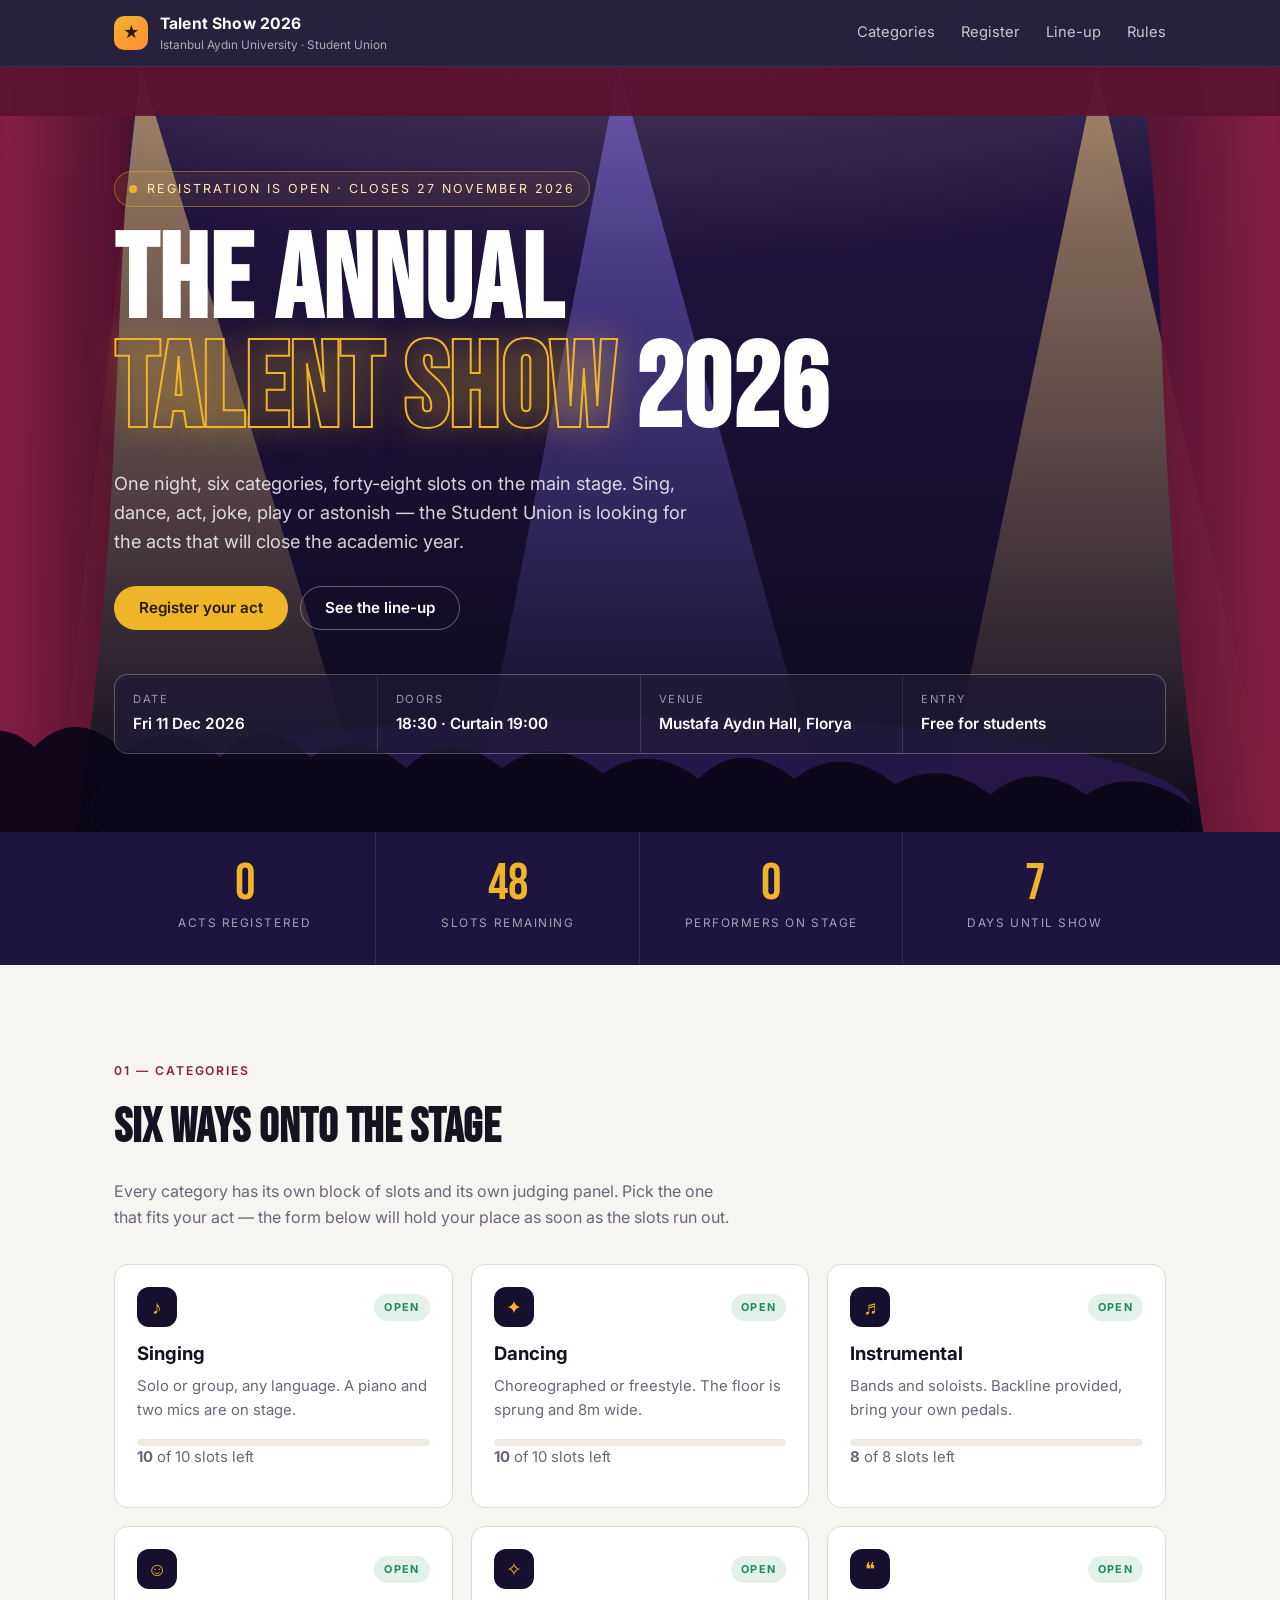
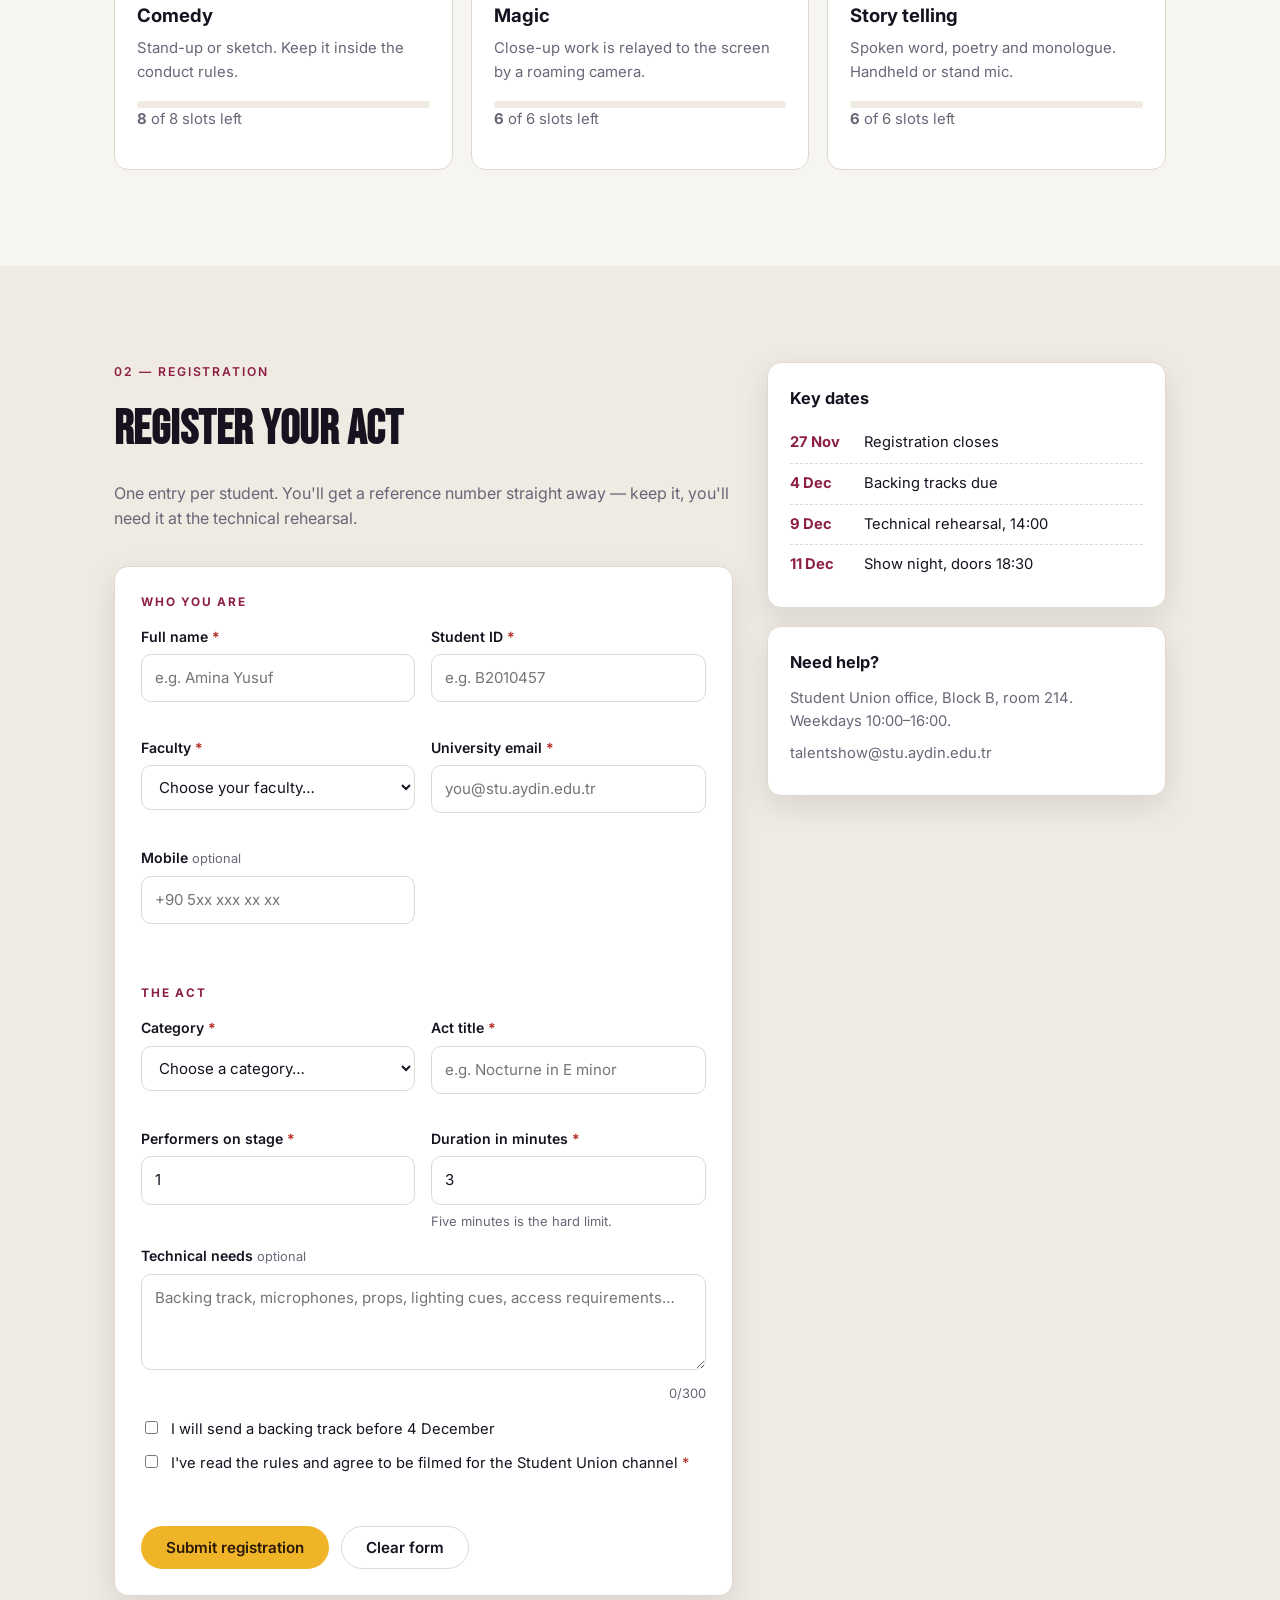
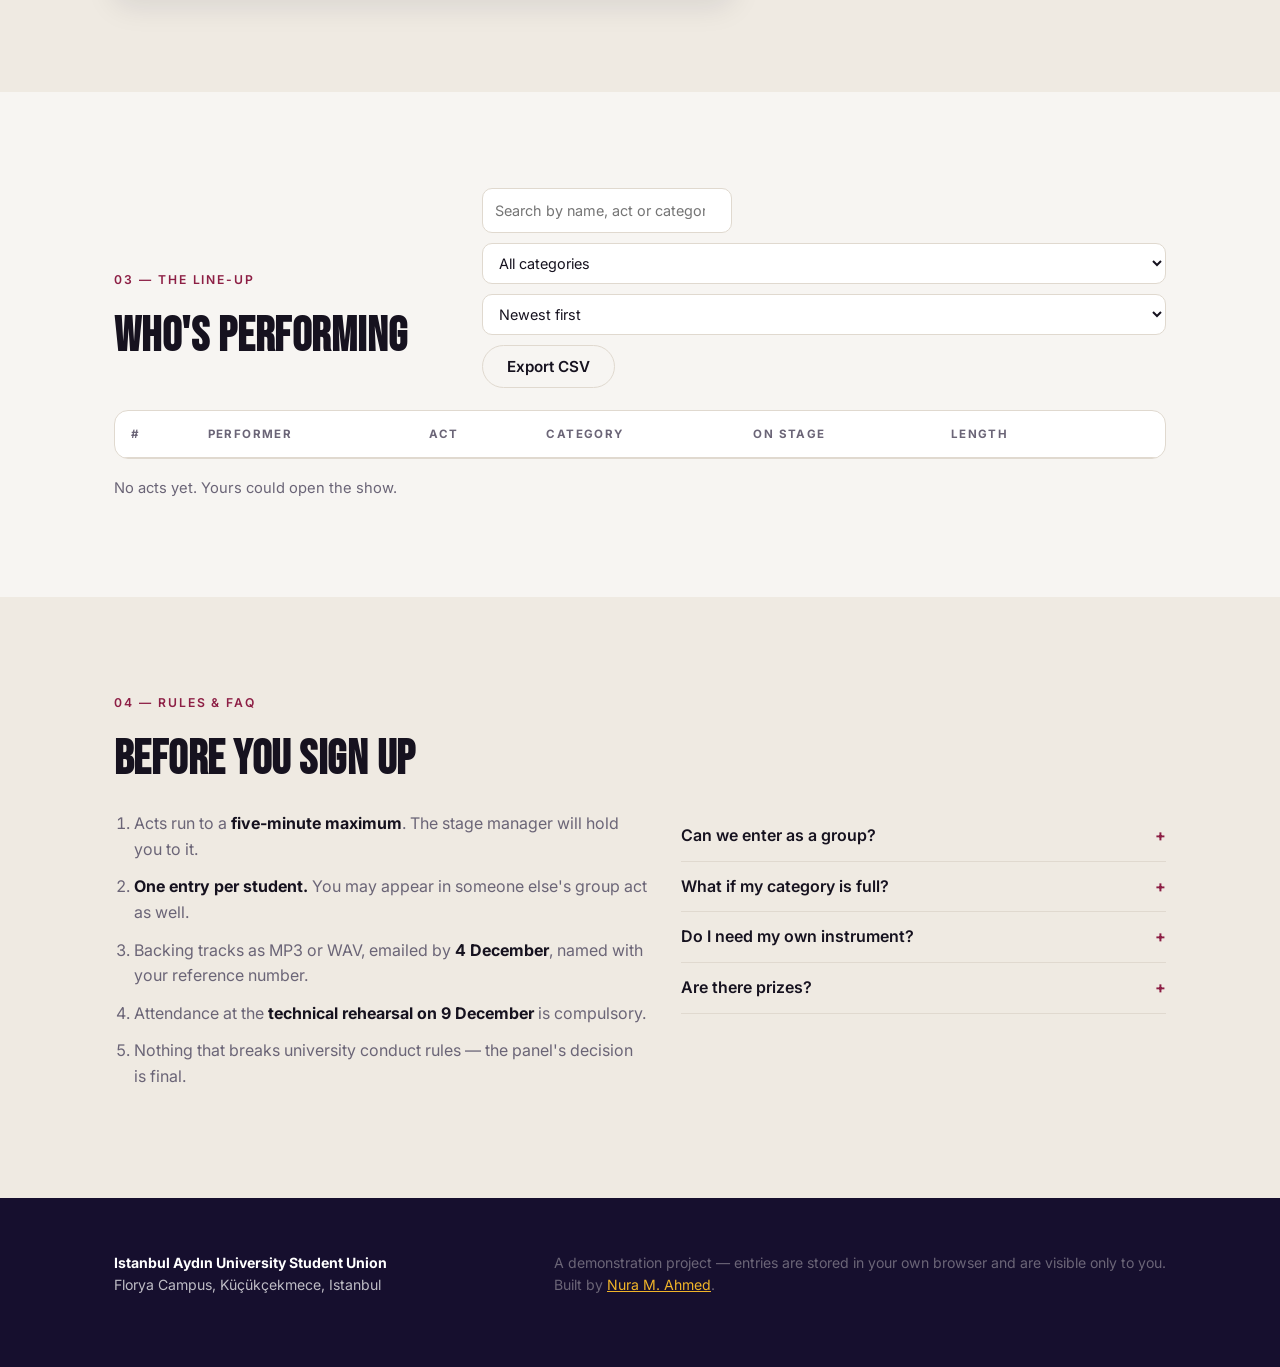
<file: index.html>
<!doctype html>
<html lang="en">
<head>
  <meta charset="utf-8">
  <meta name="viewport" content="width=device-width, initial-scale=1">
  <title>Talent Show 2026 — Registration | Istanbul Aydın University</title>
  <meta name="description" content="Register your act for the Istanbul Aydın University Annual Talent Show 2026. Six categories, 48 stage slots, one night.">
  <meta name="theme-color" content="#160f2e">
  <link rel="preconnect" href="https://fonts.googleapis.com">
  <link rel="preconnect" href="https://fonts.gstatic.com" crossorigin>
  <link href="https://fonts.googleapis.com/css2?family=Bebas+Neue&family=Inter:wght@400;500;600;700&display=swap" rel="stylesheet">
  <link rel="stylesheet" href="styles.css">
  <link rel="icon" href="data:image/svg+xml,<svg xmlns='http://www.w3.org/2000/svg' viewBox='0 0 100 100'><rect width='100' height='100' rx='22' fill='%23160f2e'/><text x='50' y='72' font-size='58' text-anchor='middle'>★</text></svg>">
</head>
<body>

<!-- ===================== top bar ===================== -->
<header class="topbar">
  <div class="wrap topbar-in">
    <a class="brand" href="#top">
      <span class="brand-mark">★</span>
      <span>
        <strong>Talent Show 2026</strong>
        <em>Istanbul Aydın University · Student Union</em>
      </span>
    </a>
    <nav class="topnav">
      <a href="#categories">Categories</a>
      <a href="#register">Register</a>
      <a href="#lineup">Line-up</a>
      <a href="#rules">Rules</a>
    </nav>
  </div>
</header>

<!-- ===================== hero ===================== -->
<section class="hero" id="top">
  <div class="stage" aria-hidden="true">
    <!-- The backdrop is drawn as inline SVG: spotlights, curtain and a crowd
         silhouette. No image file to load, and it scales to any screen. -->
    <svg class="stage-svg" viewBox="0 0 1440 720" preserveAspectRatio="xMidYMid slice" role="presentation">
      <defs>
        <linearGradient id="sky" x1="0" y1="0" x2="0" y2="1">
          <stop offset="0%" stop-color="#241546"/>
          <stop offset="55%" stop-color="#180f31"/>
          <stop offset="100%" stop-color="#0c0819"/>
        </linearGradient>
        <linearGradient id="beam" x1="0" y1="0" x2="0" y2="1">
          <stop offset="0%" stop-color="#ffd57a" stop-opacity=".55"/>
          <stop offset="100%" stop-color="#ffd57a" stop-opacity="0"/>
        </linearGradient>
        <linearGradient id="beam2" x1="0" y1="0" x2="0" y2="1">
          <stop offset="0%" stop-color="#8f7dff" stop-opacity=".5"/>
          <stop offset="100%" stop-color="#8f7dff" stop-opacity="0"/>
        </linearGradient>
        <linearGradient id="curtain" x1="0" y1="0" x2="1" y2="0">
          <stop offset="0%" stop-color="#5b1230"/>
          <stop offset="50%" stop-color="#8d1f45"/>
          <stop offset="100%" stop-color="#4d0f28"/>
        </linearGradient>
        <radialGradient id="glow" cx="50%" cy="0%" r="70%">
          <stop offset="0%" stop-color="#ffe6ad" stop-opacity=".35"/>
          <stop offset="100%" stop-color="#ffe6ad" stop-opacity="0"/>
        </radialGradient>
      </defs>

      <rect width="1440" height="720" fill="url(#sky)"/>
      <ellipse cx="720" cy="60" rx="720" ry="320" fill="url(#glow)"/>

      <!-- spotlight beams -->
      <g class="beams">
        <polygon points="250,0 170,720 470,720" fill="url(#beam)"/>
        <polygon points="700,0 560,720 900,720" fill="url(#beam2)"/>
        <polygon points="1150,0 1000,720 1320,720" fill="url(#beam)"/>
      </g>

      <!-- curtains -->
      <path d="M0,0 h250 c-30,180 -10,380 -60,720 H0 Z" fill="url(#curtain)" opacity=".9"/>
      <path d="M1440,0 h-250 c30,180 10,380 60,720 h190 Z" fill="url(#curtain)" opacity=".9"/>
      <rect x="0" y="0" width="1440" height="46" fill="#5b1230" opacity=".95"/>

      <!-- stage floor -->
      <ellipse cx="720" cy="700" rx="520" ry="90" fill="#2a1a52" opacity=".8"/>

      <!-- crowd silhouette -->
      <g fill="#0a0616" opacity=".92">
        <path d="M0,720 v-70 q40,-30 80,0 q30,-45 70,-10 q40,-40 85,5 q45,-35 90,5 q40,-45 85,0 q45,-30 90,10 q40,-40 90,0 q45,-35 95,5 q45,-30 90,5 q40,-40 90,0 q45,-35 95,5 q45,-25 90,10 q40,-35 90,0 q45,-30 100,10 v40 Z"/>
      </g>
    </svg>
  </div>

  <div class="wrap hero-in">
    <p class="kicker"><span class="live-dot"></span> Registration is open · closes 27 November 2026</p>
    <h1>The Annual<br><span class="outline">Talent Show</span> 2026</h1>
    <p class="hero-lede">
      One night, six categories, forty-eight slots on the main stage.
      Sing, dance, act, joke, play or astonish — the Student Union is looking
      for the acts that will close the academic year.
    </p>

    <div class="hero-actions">
      <a class="btn btn-primary" href="#register">Register your act</a>
      <a class="btn btn-ghost" href="#lineup">See the line-up</a>
    </div>

    <dl class="factbar">
      <div><dt>Date</dt><dd>Fri 11 Dec 2026</dd></div>
      <div><dt>Doors</dt><dd>18:30 · Curtain 19:00</dd></div>
      <div><dt>Venue</dt><dd>Mustafa Aydın Hall, Florya</dd></div>
      <div><dt>Entry</dt><dd>Free for students</dd></div>
    </dl>
  </div>
</section>

<!-- ===================== counters ===================== -->
<section class="counters">
  <div class="wrap counter-grid" aria-live="polite">
    <div class="counter"><span class="num" id="stat-total">0</span><span class="lbl">Acts registered</span></div>
    <div class="counter"><span class="num" id="stat-remaining">48</span><span class="lbl">Slots remaining</span></div>
    <div class="counter"><span class="num" id="stat-performers">0</span><span class="lbl">Performers on stage</span></div>
    <div class="counter"><span class="num" id="stat-days">—</span><span class="lbl">Days until show</span></div>
  </div>
</section>

<main>

  <!-- ===================== categories ===================== -->
  <section id="categories" class="section">
    <div class="wrap">
      <p class="eyebrow">01 — Categories</p>
      <h2 class="section-title">Six ways onto the stage</h2>
      <p class="section-lede">
        Every category has its own block of slots and its own judging panel.
        Pick the one that fits your act — the form below will hold your place
        as soon as the slots run out.
      </p>

      <div class="cat-grid" id="category-grid">
        <!-- Cards are rendered from the CATEGORIES list in app.js -->
      </div>
    </div>
  </section>

  <!-- ===================== registration ===================== -->
  <section id="register" class="section section-alt">
    <div class="wrap reg-layout">

      <div class="reg-form-col">
        <p class="eyebrow">02 — Registration</p>
        <h2 class="section-title">Register your act</h2>
        <p class="section-lede">
          One entry per student. You'll get a reference number straight away —
          keep it, you'll need it at the technical rehearsal.
        </p>

        <form id="registration-form" class="card form-card" novalidate>

          <fieldset>
            <legend>Who you are</legend>

            <div class="row">
              <div class="field">
                <label for="full-name">Full name <span class="req">*</span></label>
                <input type="text" id="full-name" aria-describedby="hint-full-name" name="fullName" autocomplete="name"
                       placeholder="e.g. Amina Yusuf">
                <p class="hint" id="hint-full-name" data-hint-for="full-name"></p>
              </div>

              <div class="field">
                <label for="student-id">Student ID <span class="req">*</span></label>
                <input type="text" id="student-id" aria-describedby="hint-student-id" name="studentId"
                       placeholder="e.g. B2010457" maxlength="12">
                <p class="hint" id="hint-student-id" data-hint-for="student-id"></p>
              </div>
            </div>

            <div class="row">
              <div class="field">
                <label for="faculty">Faculty <span class="req">*</span></label>
                <select id="faculty" aria-describedby="hint-faculty" name="faculty">
                  <option value="">Choose your faculty…</option>
                </select>
                <p class="hint" id="hint-faculty" data-hint-for="faculty"></p>
              </div>

              <div class="field">
                <label for="email">University email <span class="req">*</span></label>
                <input type="email" id="email" aria-describedby="hint-email" name="email" autocomplete="email"
                       placeholder="you@stu.aydin.edu.tr">
                <p class="hint" id="hint-email" data-hint-for="email"></p>
              </div>
            </div>

            <div class="row">
              <div class="field">
                <label for="phone">Mobile <span class="opt">optional</span></label>
                <input type="tel" id="phone" aria-describedby="hint-phone" name="phone" autocomplete="tel"
                       placeholder="+90 5xx xxx xx xx">
                <p class="hint" id="hint-phone" data-hint-for="phone"></p>
              </div>
              <div class="field"></div>
            </div>
          </fieldset>

          <fieldset>
            <legend>The act</legend>

            <div class="row">
              <div class="field">
                <label for="category">Category <span class="req">*</span></label>
                <select id="category" aria-describedby="hint-category" name="category">
                  <option value="">Choose a category…</option>
                </select>
                <p class="hint" id="hint-category" data-hint-for="category"></p>
              </div>

              <div class="field">
                <label for="act-title">Act title <span class="req">*</span></label>
                <input type="text" id="act-title" aria-describedby="hint-act-title" name="actTitle"
                       placeholder="e.g. Nocturne in E minor" maxlength="60">
                <p class="hint" id="hint-act-title" data-hint-for="act-title"></p>
              </div>
            </div>

            <div class="row">
              <div class="field">
                <label for="performers">Performers on stage <span class="req">*</span></label>
                <input type="number" id="performers" aria-describedby="hint-performers" name="performers" min="1" max="12" value="1">
                <p class="hint" id="hint-performers" data-hint-for="performers"></p>
              </div>

              <div class="field">
                <label for="duration">Duration in minutes <span class="req">*</span></label>
                <input type="number" id="duration" aria-describedby="hint-duration" name="duration" min="1" max="5" step="1" value="3">
                <p class="hint" id="hint-duration" data-hint-for="duration"
                   data-default="Five minutes is the hard limit.">Five minutes is the hard limit.</p>
              </div>
            </div>

            <div class="field">
              <label for="notes">Technical needs <span class="opt">optional</span></label>
              <textarea id="notes" name="notes" rows="3" maxlength="300"
                        placeholder="Backing track, microphones, props, lighting cues, access requirements…"></textarea>
              <p class="hint counter-hint"><span id="notes-count">0</span>/300</p>
            </div>

            <label class="check">
              <input type="checkbox" id="backing-track" name="backingTrack">
              <span>I will send a backing track before 4 December</span>
            </label>

            <label class="check">
              <input type="checkbox" id="consent" aria-describedby="hint-consent" name="consent">
              <span>I've read the rules and agree to be filmed for the Student Union channel <span class="req">*</span></span>
            </label>
            <p class="hint" id="hint-consent" data-hint-for="consent"></p>
          </fieldset>

          <div class="form-actions">
            <button type="submit" class="btn btn-primary">Submit registration</button>
            <button type="reset" class="btn btn-quiet">Clear form</button>
          </div>
        </form>
      </div>

      <aside class="reg-side">
        <div class="card ticket" id="confirmation" hidden>
          <p class="ticket-label">Registration confirmed</p>
          <p class="ticket-ref" id="ticket-ref">UTS-2026-000</p>
          <dl class="ticket-rows" id="ticket-rows"></dl>
          <p class="ticket-foot">Screenshot this or write it down — it's your reference at the rehearsal on 9 December.</p>
        </div>

        <div class="card side-card">
          <h3>Key dates</h3>
          <ul class="timeline">
            <li><span>27 Nov</span> Registration closes</li>
            <li><span>4 Dec</span> Backing tracks due</li>
            <li><span>9 Dec</span> Technical rehearsal, 14:00</li>
            <li><span>11 Dec</span> Show night, doors 18:30</li>
          </ul>
        </div>

        <div class="card side-card">
          <h3>Need help?</h3>
          <p>Student Union office, Block B, room 214.<br>Weekdays 10:00–16:00.</p>
          <p class="muted">talentshow@stu.aydin.edu.tr</p>
        </div>
      </aside>
    </div>
  </section>

  <!-- ===================== line-up ===================== -->
  <section id="lineup" class="section">
    <div class="wrap">
      <div class="lineup-head">
        <div>
          <p class="eyebrow">03 — The line-up</p>
          <h2 class="section-title">Who's performing</h2>
        </div>
        <div class="lineup-tools">
          <label class="search">
            <span class="visually-hidden">Search the line-up</span>
            <input type="search" id="search" placeholder="Search by name, act or category…">
          </label>
          <select id="filter-category" aria-label="Filter by category">
            <option value="all">All categories</option>
          </select>
          <select id="sort-by" aria-label="Sort the line-up">
            <option value="newest">Newest first</option>
            <option value="name">By performer</option>
            <option value="category">By category</option>
          </select>
          <button type="button" class="btn btn-quiet" id="export-csv">Export CSV</button>
        </div>
      </div>

      <div class="table-wrap">
        <table class="lineup-table">
          <thead>
            <tr>
              <th scope="col">#</th>
              <th scope="col">Performer</th>
              <th scope="col">Act</th>
              <th scope="col">Category</th>
              <th scope="col">On stage</th>
              <th scope="col">Length</th>
              <th scope="col"><span class="visually-hidden">Actions</span></th>
            </tr>
          </thead>
          <tbody id="lineup-body"></tbody>
        </table>
      </div>

      <p class="empty-note" id="empty-note">
        No acts yet. Yours could open the show.
      </p>
    </div>
  </section>

  <!-- ===================== rules ===================== -->
  <section id="rules" class="section section-alt">
    <div class="wrap">
      <p class="eyebrow">04 — Rules &amp; FAQ</p>
      <h2 class="section-title">Before you sign up</h2>

      <div class="rules-grid">
        <ol class="rules-list">
          <li>Acts run to a <strong>five-minute maximum</strong>. The stage manager will hold you to it.</li>
          <li><strong>One entry per student.</strong> You may appear in someone else's group act as well.</li>
          <li>Backing tracks as MP3 or WAV, emailed by <strong>4 December</strong>, named with your reference number.</li>
          <li>Attendance at the <strong>technical rehearsal on 9 December</strong> is compulsory.</li>
          <li>Nothing that breaks university conduct rules — the panel's decision is final.</li>
        </ol>

        <div class="faq">
          <details>
            <summary>Can we enter as a group?</summary>
            <p>Yes — up to twelve performers on stage. Register once, under whoever will be the contact, and set the number of performers.</p>
          </details>
          <details>
            <summary>What if my category is full?</summary>
            <p>The card turns amber when a category is nearly full and closes when it's out of slots. Entries after that go on the waiting list, and the office contacts you if a slot frees up.</p>
          </details>
          <details>
            <summary>Do I need my own instrument?</summary>
            <p>A piano, drum kit and two guitar amps are on stage. Bring anything else yourself, and list it under technical needs.</p>
          </details>
          <details>
            <summary>Are there prizes?</summary>
            <p>First place takes the Golden Star and a place at the inter-university festival in June. Second and third receive campus vouchers.</p>
          </details>
        </div>
      </div>
    </div>
  </section>
</main>

<footer class="footer">
  <div class="wrap footer-in">
    <p><strong>Istanbul Aydın University Student Union</strong><br>Florya Campus, Küçükçekmece, Istanbul</p>
    <p class="muted">
      A demonstration project — entries are stored in your own browser and are visible only to you.<br>
      Built by <a href="https://nura-ahm.github.io">Nura M. Ahmed</a>.
    </p>
  </div>
</footer>

<div class="toast" id="toast" role="status" aria-live="polite"></div>

<script src="app.js"></script>
</body>
</html>
</file>
<file: styles.css>
/* =========================================================================
   Talent Show 2026 — styles
   A small design system: tokens first, then layout, then components.
   ========================================================================= */

:root {
  --night: #160f2e;
  --night-2: #1e1440;
  --ink: #16121f;
  --paper: #f7f5f2;
  --paper-2: #efeae2;
  --line: #e0d9cf;
  --muted: #6b6577;
  --gold: #f0b429;
  --gold-soft: #ffe9b3;
  --violet: #7c5cff;
  --rose: #8d1f45;
  --green: #1f8a5b;
  --amber: #b8730a;
  --red: #b3261e;

  --wrap: 1140px;
  --pad: clamp(18px, 4vw, 44px);
  --radius: 14px;
  --shadow: 0 10px 30px rgba(22, 15, 46, .10);

  --display: "Bebas Neue", "Haettenschweiler", Impact, sans-serif;
  --body: "Inter", -apple-system, BlinkMacSystemFont, "Segoe UI", Roboto, sans-serif;
}

* { box-sizing: border-box; }

html { scroll-behavior: smooth; }

body {
  margin: 0;
  background: var(--paper);
  color: var(--ink);
  font-family: var(--body);
  font-size: 16px;
  line-height: 1.6;
  -webkit-font-smoothing: antialiased;
}

a { color: inherit; }
img, svg { max-width: 100%; }

.wrap { max-width: var(--wrap); margin: 0 auto; padding: 0 var(--pad); }

.visually-hidden {
  position: absolute; width: 1px; height: 1px;
  padding: 0; margin: -1px; overflow: hidden;
  clip: rect(0 0 0 0); white-space: nowrap; border: 0;
}

.muted { color: var(--muted); }

/* ------------------------------------------------------------------ topbar */

.topbar {
  position: sticky; top: 0; z-index: 40;
  background: rgba(22, 15, 46, .92);
  backdrop-filter: blur(10px);
  border-bottom: 1px solid rgba(255, 255, 255, .08);
}

.topbar-in { display: flex; align-items: center; justify-content: space-between; height: 66px; gap: 20px; }

.brand { display: flex; align-items: center; gap: 12px; text-decoration: none; color: #fff; }
.brand-mark {
  width: 34px; height: 34px; flex: none; border-radius: 10px;
  display: grid; place-items: center;
  background: linear-gradient(140deg, var(--gold), #ff8a3d);
  color: #2a1a05; font-size: 1rem;
}
.brand strong { display: block; font-size: .98rem; letter-spacing: .01em; }
.brand em { display: block; font-style: normal; font-size: .74rem; color: rgba(255,255,255,.62); }

.topnav { display: flex; gap: 26px; font-size: .92rem; }
.topnav a { color: rgba(255,255,255,.75); text-decoration: none; transition: color .2s; }
.topnav a:hover { color: var(--gold); }
@media (max-width: 760px) { .topnav { display: none; } }

/* -------------------------------------------------------------------- hero */

.hero { position: relative; color: #fff; overflow: hidden; isolation: isolate; }
.stage { position: absolute; inset: 0; z-index: -1; background: var(--night); }
.stage-svg { width: 100%; height: 100%; display: block; }

.beams { animation: sway 9s ease-in-out infinite alternate; transform-origin: 50% 0; }
@keyframes sway {
  from { transform: rotate(-1.2deg); opacity: .85; }
  to   { transform: rotate(1.2deg);  opacity: 1; }
}

.hero-in { padding: clamp(58px, 9vw, 104px) var(--pad) clamp(46px, 7vw, 78px); }

.kicker {
  display: inline-flex; align-items: center; gap: 10px;
  font-size: .78rem; letter-spacing: .16em; text-transform: uppercase;
  color: var(--gold-soft); margin: 0 0 22px;
  border: 1px solid rgba(240, 180, 41, .4);
  padding: 7px 14px; border-radius: 100px;
  background: rgba(240, 180, 41, .08);
}
.live-dot {
  width: 8px; height: 8px; border-radius: 50%; background: var(--gold);
  box-shadow: 0 0 0 0 rgba(240,180,41,.6); animation: pulse 2.2s infinite;
}
@keyframes pulse {
  70%  { box-shadow: 0 0 0 10px rgba(240,180,41,0); }
  100% { box-shadow: 0 0 0 0 rgba(240,180,41,0); }
}

h1 {
  font-family: var(--display);
  font-size: clamp(3.2rem, 11vw, 7.4rem);
  line-height: .92; letter-spacing: .01em;
  margin: 0 0 22px; text-transform: uppercase;
}
h1 .outline {
  color: transparent;
  -webkit-text-stroke: 2px var(--gold);
  text-shadow: 0 0 34px rgba(240, 180, 41, .35);
}

.hero-lede { max-width: 54ch; font-size: clamp(1rem, 1.9vw, 1.14rem); color: rgba(255,255,255,.82); margin: 0 0 30px; }

.hero-actions { display: flex; flex-wrap: wrap; gap: 12px; margin-bottom: 44px; }

.factbar {
  display: grid; grid-template-columns: repeat(4, 1fr); gap: 1px;
  background: rgba(255,255,255,.14);
  border: 1px solid rgba(255,255,255,.14); border-radius: var(--radius); overflow: hidden;
  margin: 0;
}
.factbar > div { background: rgba(22, 15, 46, .72); padding: 16px 18px; }
.factbar dt { font-size: .7rem; letter-spacing: .14em; text-transform: uppercase; color: rgba(255,255,255,.55); }
.factbar dd { margin: 4px 0 0; font-weight: 600; font-size: .96rem; }
@media (max-width: 720px) { .factbar { grid-template-columns: 1fr 1fr; } }

/* ----------------------------------------------------------------- buttons */

.btn {
  display: inline-flex; align-items: center; justify-content: center; gap: 8px;
  padding: 13px 24px; border-radius: 100px; border: 1px solid transparent;
  font: 600 .95rem/1 var(--body); text-decoration: none; cursor: pointer;
  transition: transform .16s ease, background .16s ease, border-color .16s ease;
}
.btn:hover { transform: translateY(-2px); }
.btn-primary { background: var(--gold); color: #2a1a05; }
.btn-primary:hover { background: #ffc94d; }
.btn-ghost { border-color: rgba(255,255,255,.35); color: #fff; }
.btn-ghost:hover { border-color: var(--gold); color: var(--gold); }
.btn-quiet { background: transparent; border-color: var(--line); color: var(--ink); }
.btn-quiet:hover { border-color: var(--night); }

/* ---------------------------------------------------------------- counters */

.counters { background: var(--night-2); color: #fff; }
.counter-grid { display: grid; grid-template-columns: repeat(4, 1fr); gap: 1px; padding: 0 var(--pad); }
.counter { padding: 26px 0 30px; text-align: center; border-right: 1px solid rgba(255,255,255,.1); }
.counter:last-child { border-right: 0; }
.counter .num { display: block; font-family: var(--display); font-size: clamp(2.2rem, 5vw, 3.2rem); color: var(--gold); line-height: 1; }
.counter .lbl { font-size: .74rem; letter-spacing: .13em; text-transform: uppercase; color: rgba(255,255,255,.6); }
@media (max-width: 720px) {
  .counter-grid { grid-template-columns: 1fr 1fr; }
  .counter:nth-child(2) { border-right: 0; }
  .counter:nth-child(-n+2) { border-bottom: 1px solid rgba(255,255,255,.1); }
}

/* ---------------------------------------------------------------- sections */

.section { padding: clamp(56px, 8vw, 96px) 0; }
.section-alt { background: var(--paper-2); }

.eyebrow { font-size: .76rem; letter-spacing: .16em; text-transform: uppercase; color: var(--rose); font-weight: 600; margin: 0 0 10px; }
.section-title { font-family: var(--display); font-size: clamp(2rem, 5vw, 3rem); letter-spacing: .01em; margin: 0 0 12px; text-transform: uppercase; }
.section-lede { max-width: 62ch; color: var(--muted); margin: 0 0 34px; }

.card { background: #fff; border: 1px solid var(--line); border-radius: var(--radius); box-shadow: var(--shadow); }

/* -------------------------------------------------------------- categories */

.cat-grid { display: grid; grid-template-columns: repeat(auto-fit, minmax(260px, 1fr)); gap: 18px; }

.cat-card {
  background: #fff; border: 1px solid var(--line); border-radius: var(--radius);
  padding: 22px; transition: transform .18s ease, box-shadow .18s ease;
}
.cat-card:hover { transform: translateY(-3px); box-shadow: var(--shadow); }
.cat-top { display: flex; align-items: center; justify-content: space-between; margin-bottom: 12px; }
.cat-icon {
  width: 40px; height: 40px; border-radius: 12px; display: grid; place-items: center;
  background: var(--night); color: var(--gold); font-size: 1.2rem;
}
.cat-tag { font-size: .68rem; letter-spacing: .12em; text-transform: uppercase; font-weight: 700; padding: 5px 10px; border-radius: 100px; }
.is-open .cat-tag { background: rgba(31,138,91,.12); color: var(--green); }
.is-filling .cat-tag { background: rgba(184,115,10,.14); color: var(--amber); }
.is-full .cat-tag { background: rgba(179,38,30,.12); color: var(--red); }

/*
 * A full category is dimmed through its icon alone, not the whole card. Fading
 * the card took the description and the "Full" tag to roughly 3.1:1 against the
 * background — below the 4.5:1 the rest of the page holds to, and worst for
 * exactly the card someone needs to read carefully.
 */
.is-full .cat-icon { opacity: .6; }

.cat-card h3 { margin: 0 0 6px; font-size: 1.16rem; }
.cat-card p { margin: 0 0 16px; color: var(--muted); font-size: .93rem; }

.meter { height: 7px; border-radius: 100px; background: var(--paper-2); overflow: hidden; }
.meter span { display: block; height: 100%; background: var(--green); transition: width .4s ease; }
.is-filling .meter span { background: var(--amber); }
.is-full .meter span { background: var(--red); }
.cat-slots { margin: 10px 0 0; font-size: .84rem; color: var(--muted); }

/* ------------------------------------------------------------ registration */

.reg-layout { display: grid; grid-template-columns: minmax(0, 1.55fr) minmax(0, 1fr); gap: 34px; align-items: start; }
@media (max-width: 940px) { .reg-layout { grid-template-columns: 1fr; } }

.form-card { padding: 26px; }
fieldset { border: 0; padding: 0; margin: 0 0 26px; }
legend {
  font-size: .74rem; letter-spacing: .15em; text-transform: uppercase;
  color: var(--rose); font-weight: 700; padding: 0; margin-bottom: 14px;
}

.row { display: grid; grid-template-columns: 1fr 1fr; gap: 16px; }
@media (max-width: 620px) { .row { grid-template-columns: 1fr; } }

.field { margin-bottom: 14px; }
.field label { display: block; font-size: .88rem; font-weight: 600; margin-bottom: 6px; }
.req { color: var(--red); }
.opt { color: var(--muted); font-weight: 400; font-size: .8rem; }

input[type="text"], input[type="email"], input[type="tel"], input[type="number"],
input[type="search"], select, textarea {
  width: 100%; padding: 11px 13px; font: inherit; font-size: .94rem;
  border: 1px solid var(--line); border-radius: 10px; background: #fff; color: var(--ink);
}
textarea { resize: vertical; }

input:focus-visible, select:focus-visible, textarea:focus-visible, .btn:focus-visible, button:focus-visible {
  outline: 2px solid var(--violet); outline-offset: 2px;
}
.is-invalid { border-color: var(--red); background: #fff6f5; }

.hint { margin: 6px 0 0; font-size: .81rem; color: var(--muted); min-height: 1.1em; }
.hint.is-error { color: var(--red); }
.counter-hint { text-align: right; }

.check { display: flex; gap: 10px; align-items: flex-start; margin: 10px 0; font-size: .92rem; }
.check input { margin-top: 3px; }

.form-actions { display: flex; gap: 12px; flex-wrap: wrap; }

/* ticket + side cards */
.reg-side { display: grid; gap: 18px; }
.side-card { padding: 22px; }
.side-card h3 { margin: 0 0 12px; font-size: 1.02rem; }
.side-card p { margin: 0 0 8px; font-size: .92rem; color: var(--muted); }

.ticket {
  padding: 24px; color: #fff; border: 0;
  background: linear-gradient(150deg, var(--night-2), var(--rose));
}
.ticket-label { margin: 0; font-size: .72rem; letter-spacing: .16em; text-transform: uppercase; color: var(--gold-soft); }
.ticket-ref { font-family: var(--display); font-size: 2.3rem; margin: 4px 0 16px; letter-spacing: .04em; }
.ticket-rows { display: grid; grid-template-columns: auto 1fr; gap: 6px 16px; margin: 0 0 16px; font-size: .9rem; }
.ticket-rows dt { color: rgba(255,255,255,.65); }
.ticket-rows dd { margin: 0; font-weight: 600; }
.ticket-foot { margin: 0; font-size: .8rem; color: rgba(255,255,255,.7); border-top: 1px dashed rgba(255,255,255,.3); padding-top: 12px; }

.timeline { list-style: none; margin: 0; padding: 0; }
.timeline li { display: flex; gap: 12px; padding: 8px 0; border-bottom: 1px dashed var(--line); font-size: .92rem; }
.timeline li:last-child { border-bottom: 0; }
.timeline span { font-weight: 700; min-width: 62px; color: var(--rose); }

/* ----------------------------------------------------------------- line-up */

.lineup-head { display: flex; flex-wrap: wrap; gap: 18px; justify-content: space-between; align-items: flex-end; margin-bottom: 22px; }
.lineup-tools { display: flex; flex-wrap: wrap; gap: 10px; align-items: center; }
.lineup-tools select, .search input { padding: 10px 12px; font-size: .9rem; border-radius: 10px; border: 1px solid var(--line); }
.search input { min-width: 230px; }

.table-wrap { overflow-x: auto; border: 1px solid var(--line); border-radius: var(--radius); background: #fff; }
.lineup-table { width: 100%; border-collapse: collapse; min-width: 720px; }
.lineup-table th {
  text-align: left; font-size: .72rem; letter-spacing: .12em; text-transform: uppercase;
  color: var(--muted); padding: 14px 16px; border-bottom: 1px solid var(--line); white-space: nowrap;
}
.lineup-table td { padding: 14px 16px; border-bottom: 1px solid var(--paper-2); font-size: .93rem; vertical-align: top; }
.lineup-table tr:last-child td { border-bottom: 0; }
.lineup-table tbody tr:hover { background: var(--paper); }
.col-num { color: var(--muted); font-variant-numeric: tabular-nums; }
.col-action { text-align: right; }
.sub { display: block; font-size: .78rem; color: var(--muted); }
.pill { display: inline-block; padding: 4px 11px; border-radius: 100px; background: var(--paper-2); font-size: .8rem; }

.link-danger { background: none; border: 0; padding: 0; color: var(--red); font: inherit; font-size: .86rem; cursor: pointer; text-decoration: underline; }
.empty-note { margin: 18px 0 0; color: var(--muted); font-size: .92rem; }

/* ------------------------------------------------------------------- rules */

.rules-grid { display: grid; grid-template-columns: 1.1fr 1fr; gap: 34px; }
@media (max-width: 860px) { .rules-grid { grid-template-columns: 1fr; } }

.rules-list { margin: 0; padding-left: 20px; }
.rules-list li { margin-bottom: 12px; color: var(--muted); }
.rules-list strong { color: var(--ink); }

.faq details { border-bottom: 1px solid var(--line); padding: 12px 0; }
.faq summary { cursor: pointer; font-weight: 600; list-style: none; }
.faq summary::-webkit-details-marker { display: none; }
.faq summary::after { content: "+"; float: right; color: var(--rose); font-weight: 700; }
.faq details[open] summary::after { content: "\2013"; }
.faq p { margin: 10px 0 0; color: var(--muted); font-size: .93rem; }

/* ------------------------------------------------------------------ footer */

.footer { background: var(--night); color: rgba(255,255,255,.72); padding: 40px 0 56px; }
.footer-in { display: flex; flex-wrap: wrap; gap: 20px; justify-content: space-between; font-size: .88rem; }
.footer strong { color: #fff; }
.footer a { color: var(--gold); }

/* ------------------------------------------------------------------- toast */

.toast {
  position: fixed; left: 50%; bottom: 26px; transform: translate(-50%, 22px);
  background: var(--night); color: #fff; padding: 13px 22px; border-radius: 100px;
  font-size: .9rem; box-shadow: 0 12px 30px rgba(0,0,0,.28);
  opacity: 0; pointer-events: none; transition: opacity .25s ease, transform .25s ease; z-index: 60;
}
.toast.is-visible { opacity: 1; transform: translate(-50%, 0); }

/* --------------------------------------------------------------- reduced motion */

@media (prefers-reduced-motion: reduce) {
  *, *::before, *::after { animation: none !important; transition: none !important; }
  html { scroll-behavior: auto; }
}
</file>
